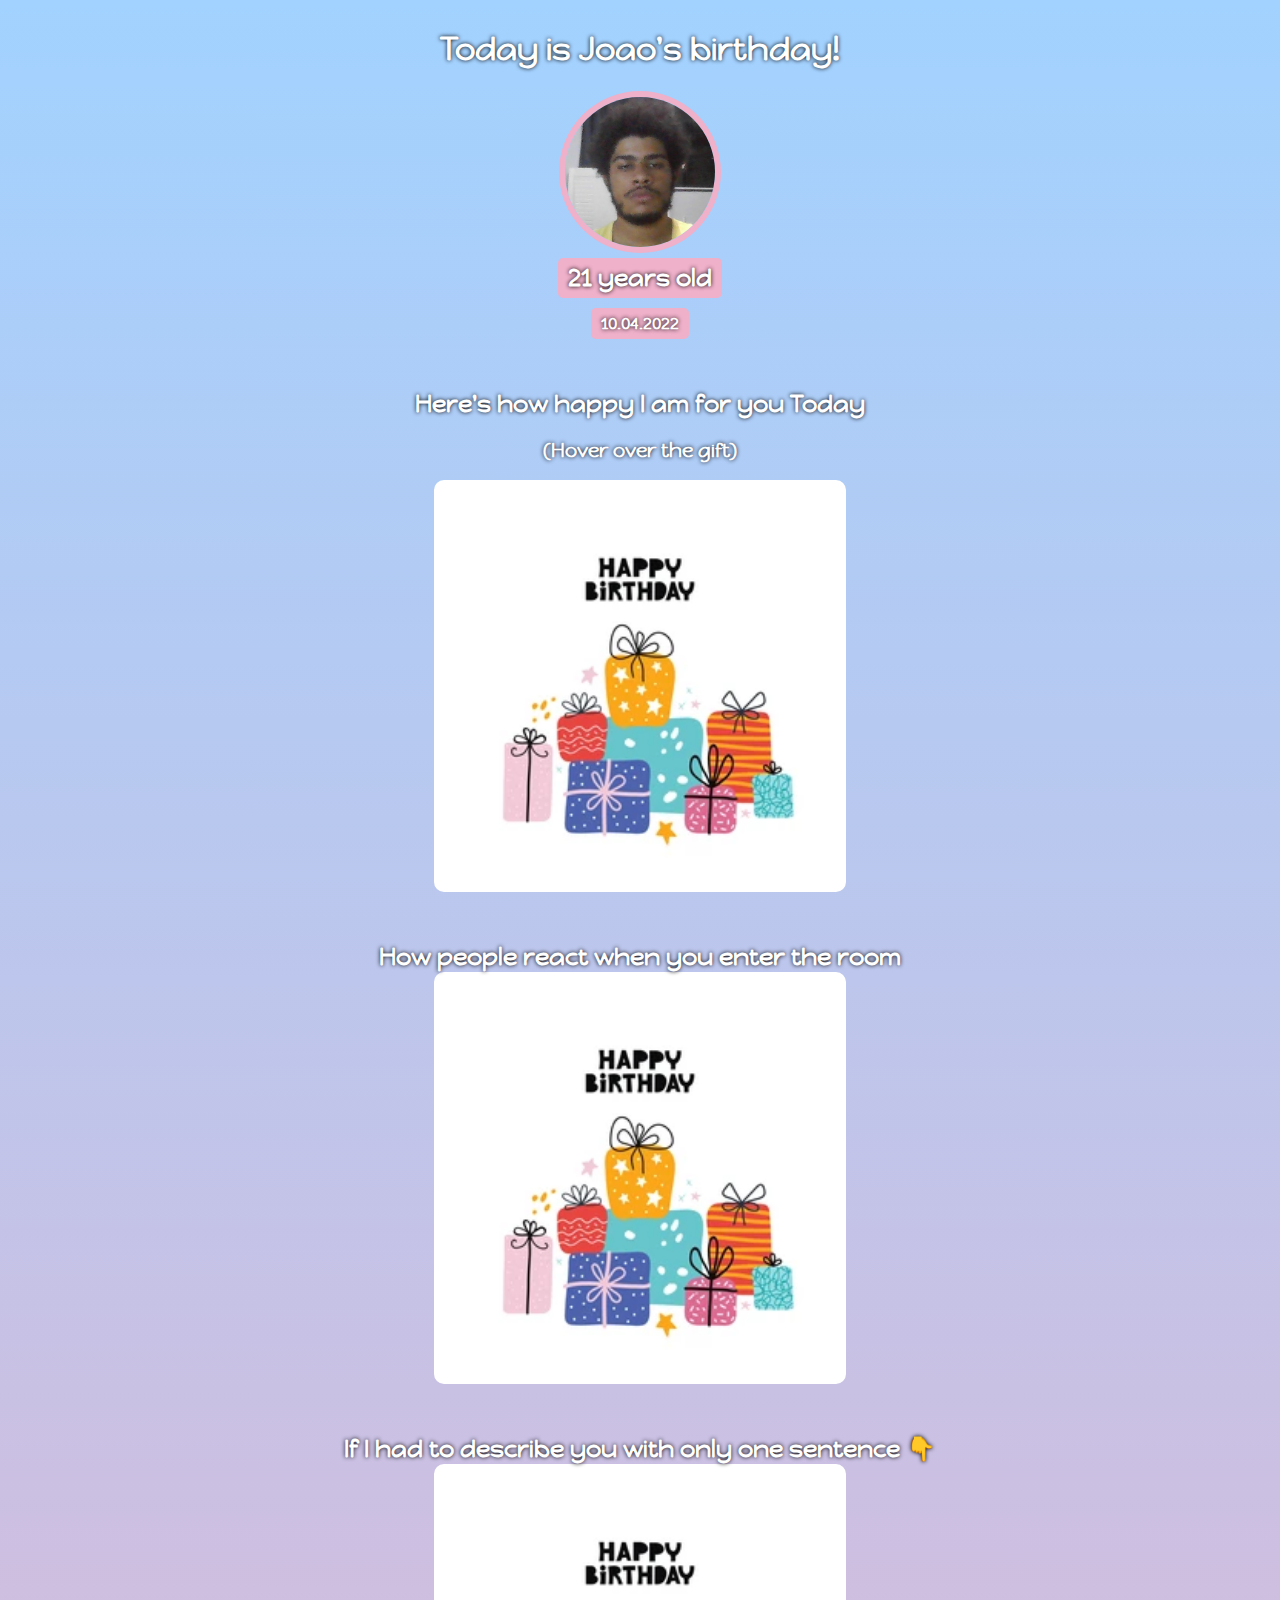
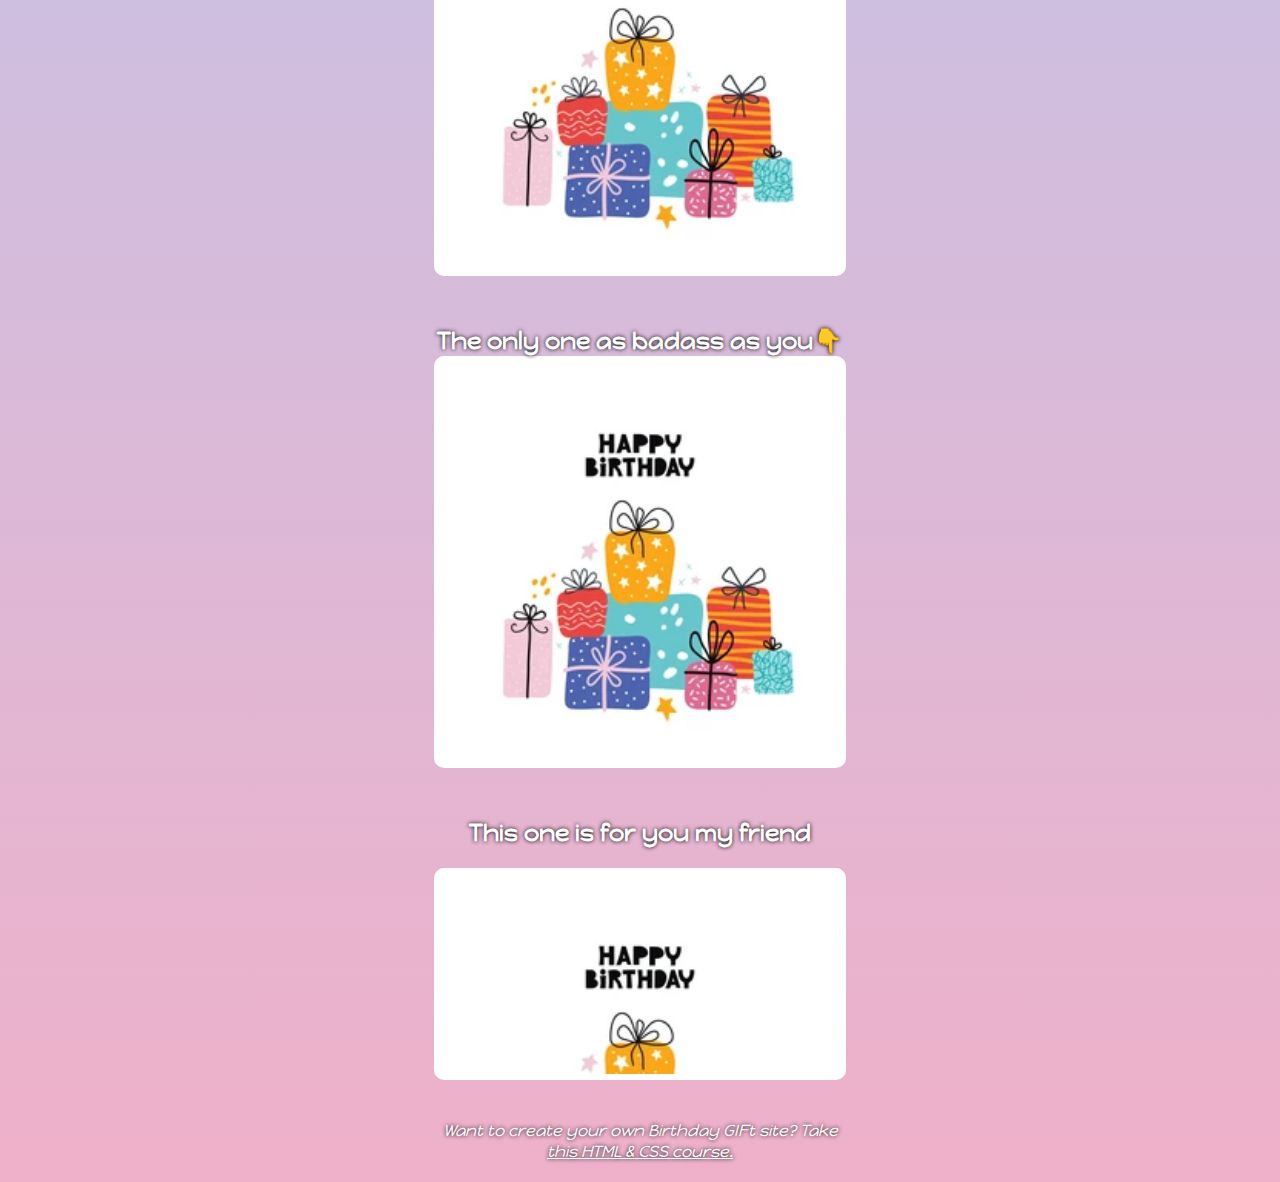
<file: index.html>
<!DOCTYPE html>
<html>
    <head>
        <link rel="stylesheet" href="styles4.css">
        <link rel="preconnect" href="https://fonts.googleapis.com">
<link rel="preconnect" href="https://fonts.gstatic.com" crossorigin>
<link href="https://fonts.googleapis.com/css2?family=Happy+Monkey&display=swap" rel="stylesheet">
    </head>
    <body>
        <div id="header">
            <h1 >Today is Joao's birthday!</h1>
            <img id="image" src="img_0.jpg" >
            <h2 id="bday-age">21 years old</h2>
            <h4 id="bday-data">10.04.2022</h4>
        </div>
        <div class="gift-section">
            <h2 class="gift-title">Here's how happy I am for you Today</h2>
            <h3 class="gift-hint">(Hover over the gift)</h3>
            <div class="gift-img" id="gift-img-happy"></div>
        </div>
        <div class="gift-section">
            <h2 class="gift-title">How people react when you enter the room</h2>
            <div class="gift-img" id="gift-img-hot"></div>  
        </div>
        <div class="gift-section">
            <h2 class="gift-title">If I had to describe you with only one sentence 👇</h2>
            <div class="gift-img" id="gift-img-describe"></div>  
        </div>
        <div class="gift-section">
            <h2 class="gift-title">The only one as badass as you👇</h2>
            <div class="gift-img" id="gift-img-badass"></div>  
        </div>
        <div class="gift-section" id="cheers">
            <h2>This one is for you my friend</h2>
            <div class="gift-img" id="gift-img-card"></div>
        </div>
        <p id ="footer">Want to create your own Birthday GIFt site?
            Take<a href="https://www.youtube.com/watch?v=a_iQb1lnAEQ&list=WL&index=2&t=17401s&ab_channel=freeCodeCamp.org" target="_blank">
                this HTML & CSS course.
                </a>
        </p>

        
    </body>
</html>
</file>
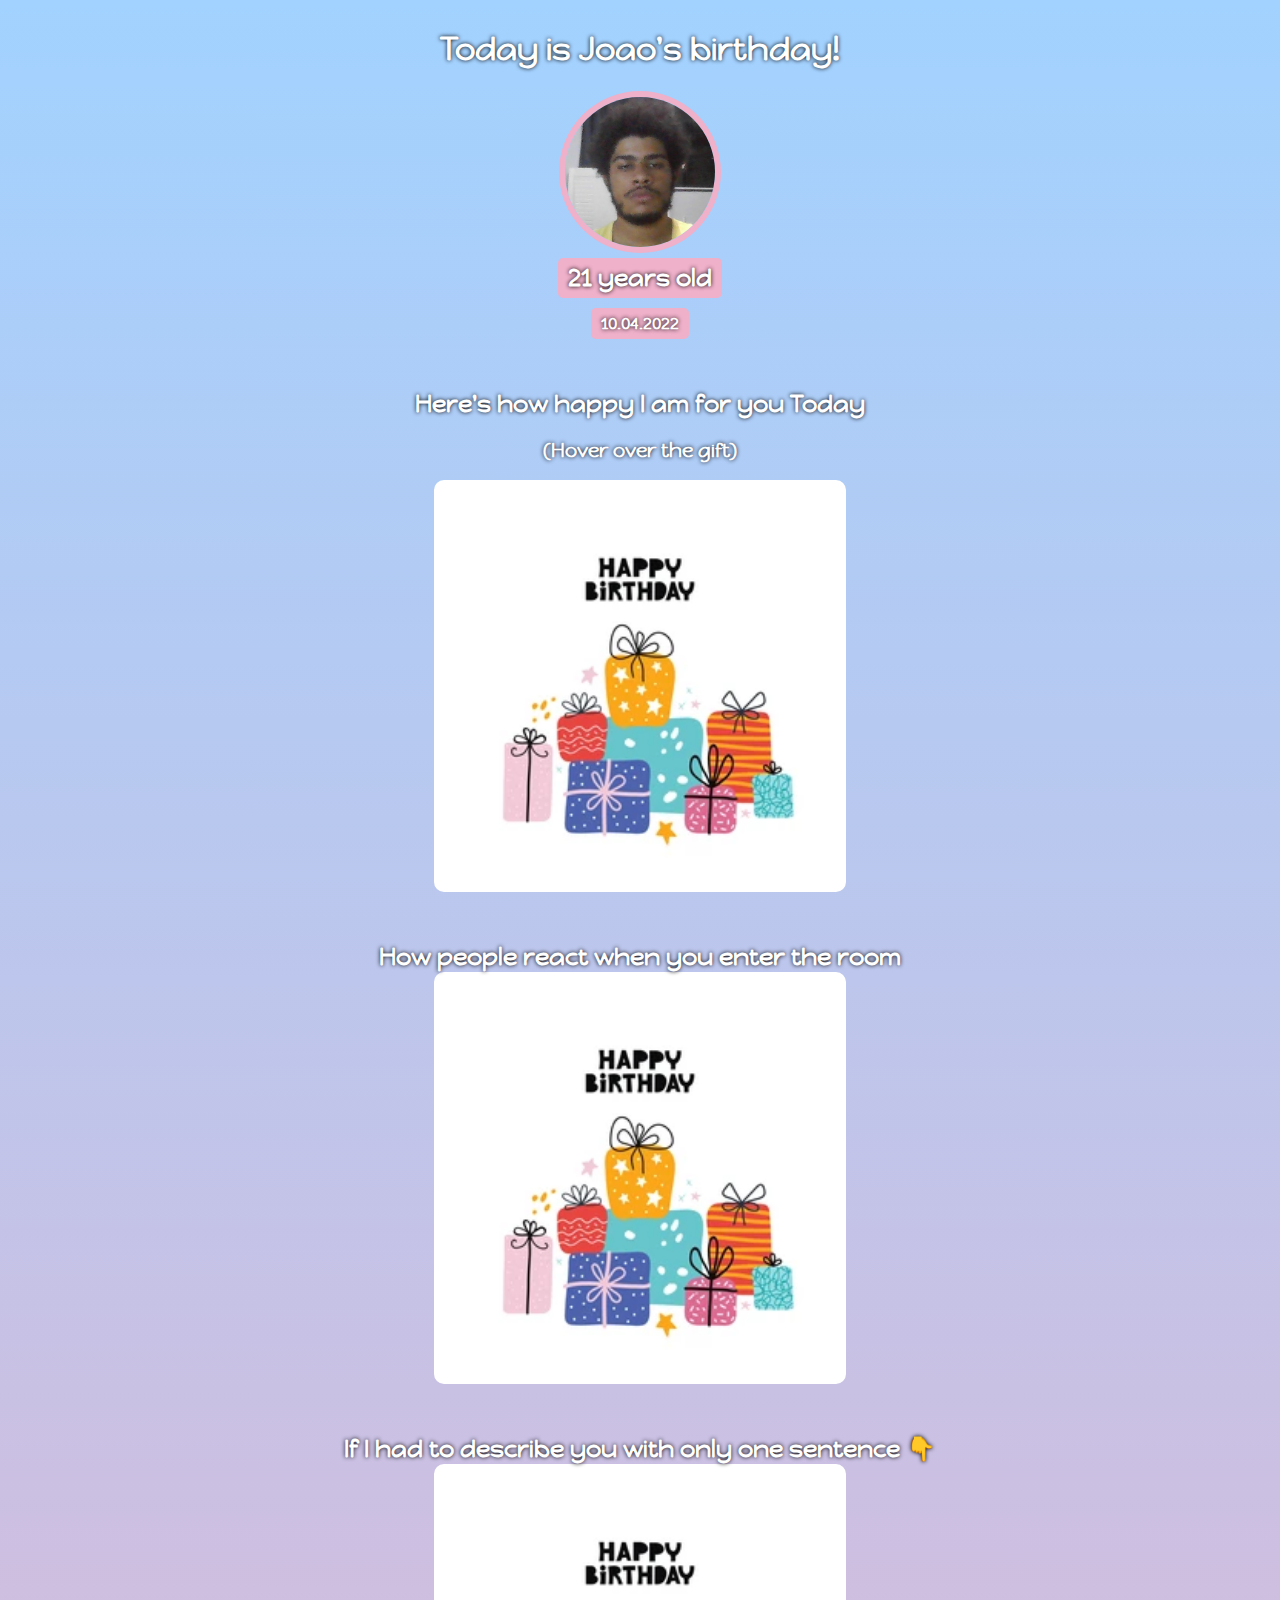
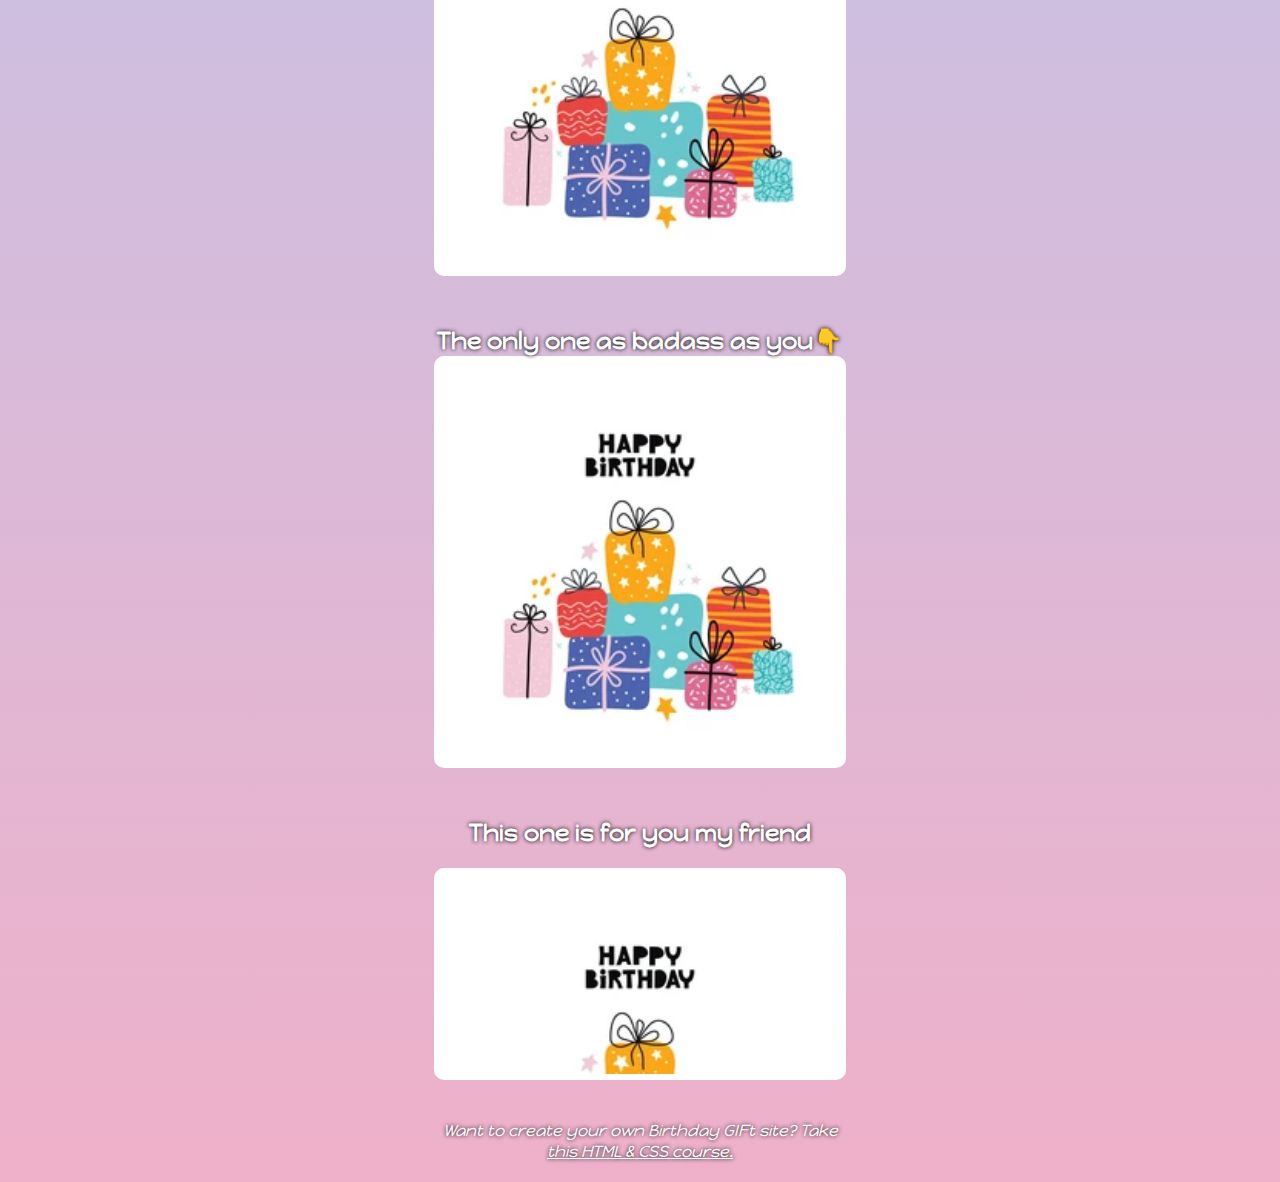
<file: birthday_site.html>
<!DOCTYPE html>
<html>
    <head>
        <link rel="stylesheet" href="styles4.css">
        <link rel="preconnect" href="https://fonts.googleapis.com">
<link rel="preconnect" href="https://fonts.gstatic.com" crossorigin>
<link href="https://fonts.googleapis.com/css2?family=Happy+Monkey&display=swap" rel="stylesheet">
    </head>
    <body>
        <div id="header">
            <h1 >Today is Joao's birthday!</h1>
            <img id="image" src="img_0.jpg" >
            <h2 id="bday-age">21 years old</h2>
            <h4 id="bday-data">10.04.2022</h4>
        </div>
        <div class="gift-section">
            <h2 class="gift-title">Here's how happy I am for you Today</h2>
            <h3 class="gift-hint">(Hover over the gift)</h3>
            <div class="gift-img" id="gift-img-happy"></div>
        </div>
        <div class="gift-section">
            <h2 class="gift-title">How people react when you enter the room</h2>
            <div class="gift-img" id="gift-img-hot"></div>  
        </div>
        <div class="gift-section">
            <h2 class="gift-title">If I had to describe you with only one sentence 👇</h2>
            <div class="gift-img" id="gift-img-describe"></div>  
        </div>
        <div class="gift-section">
            <h2 class="gift-title">The only one as badass as you👇</h2>
            <div class="gift-img" id="gift-img-badass"></div>  
        </div>
        <div class="gift-section" id="cheers">
            <h2>This one is for you my friend</h2>
            <div class="gift-img" id="gift-img-card"></div>
        </div>
        <p id ="footer">Want to create your own Birthday GIFt site?
            Take<a href="https://www.youtube.com/watch?v=a_iQb1lnAEQ&list=WL&index=2&t=17401s&ab_channel=freeCodeCamp.org" target="_blank">
                this HTML & CSS course.
                </a>
        </p>

        
    </body>
</html>
</file>
<file: styles4.css>
body{
    text-align: center;
    font-family: 'Happy Monkey', cursive;
    color:#ffffff;
    background: linear-gradient(#a2d2ff,#EFB0C9);
}
#image{
    width:150px;
    border-radius: 50%;
    border-color: #EFB0C9;
    border-style: solid;
    border-width: 6px;
}

h1,h2,h3,h4,p{
    text-shadow:0px 0px 4px black;
}

#bday-age{
    background:#EFB0C9;
    padding:5px 10px;
    border-radius: 5px;
    margin: 5px 0 10px 0;
}
#bday-data{
    margin:0;
    background:#EFB0C9;
    padding:5px 10px;
    border-radius:5px;
}

#header{
    display:flex;
    flex-direction: column;
    align-items:center;
}
.gift-img{
    margin:0 auto;
    width:400px;
    height:400px;
    border-radius: 10px;
    border:6px solid white;
    background-image: url("bday.webp");
    background-size: cover;
}
#gift-img-happy:hover{
    background-image: url("bday.gif");
    width: 400px;
    height: 400px;
    border-radius:10px;
    border: 6px solid white;
    background-size: 400px 400px;
}
#gift-img-hot:hover{
    background-image: url("yeah.gif");
    width: 400px;
    height: 400px;
    border-radius:10px;
    border: 6px solid white;
    background-size: 400px 400px;

}
#gift-img-describe:hover{
    background-image: url("describe.gif");
    width: 400px;
    height: 400px;
    border-radius:10px;
    border: 6px solid white;
    background-size: 400px 400px;
}
#gift-img-badass:hover{
    background-image: url("mclovin.gif");
    width: 400px;
    height: 400px;
    border-radius:10px;
    border: 6px solid white;
    background-size: 400px 400px;
}
#gift-img-card{
    height:200px;
}
#gift-img-card:hover{
    background-image: url("cheers.gif");
}
.gift-section{
    margin-top: 50px;
}
.gift-title{
    margin-bottom: 0;
}
#footer{
    font-style: italic;
    width:400px;
    margin: 40px auto 20px ;
}
a{
    color:white;
}
</file>
